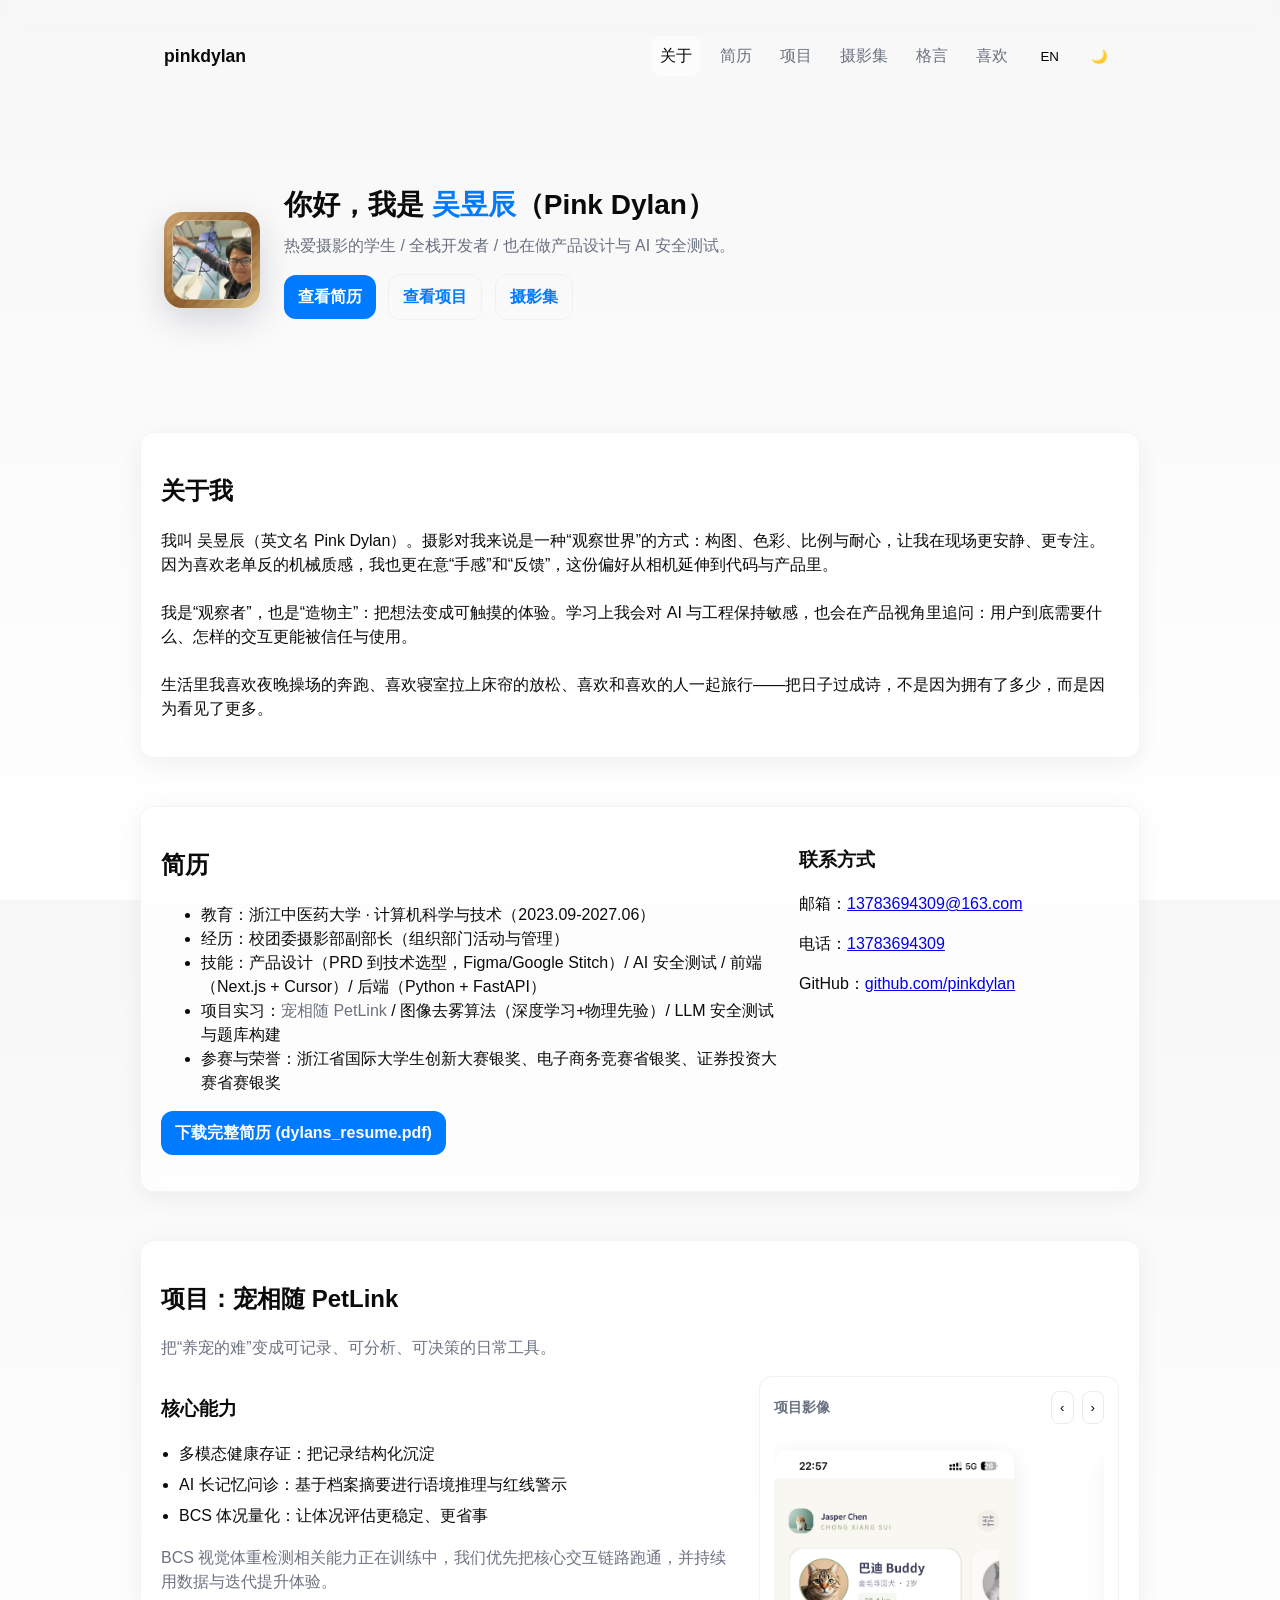
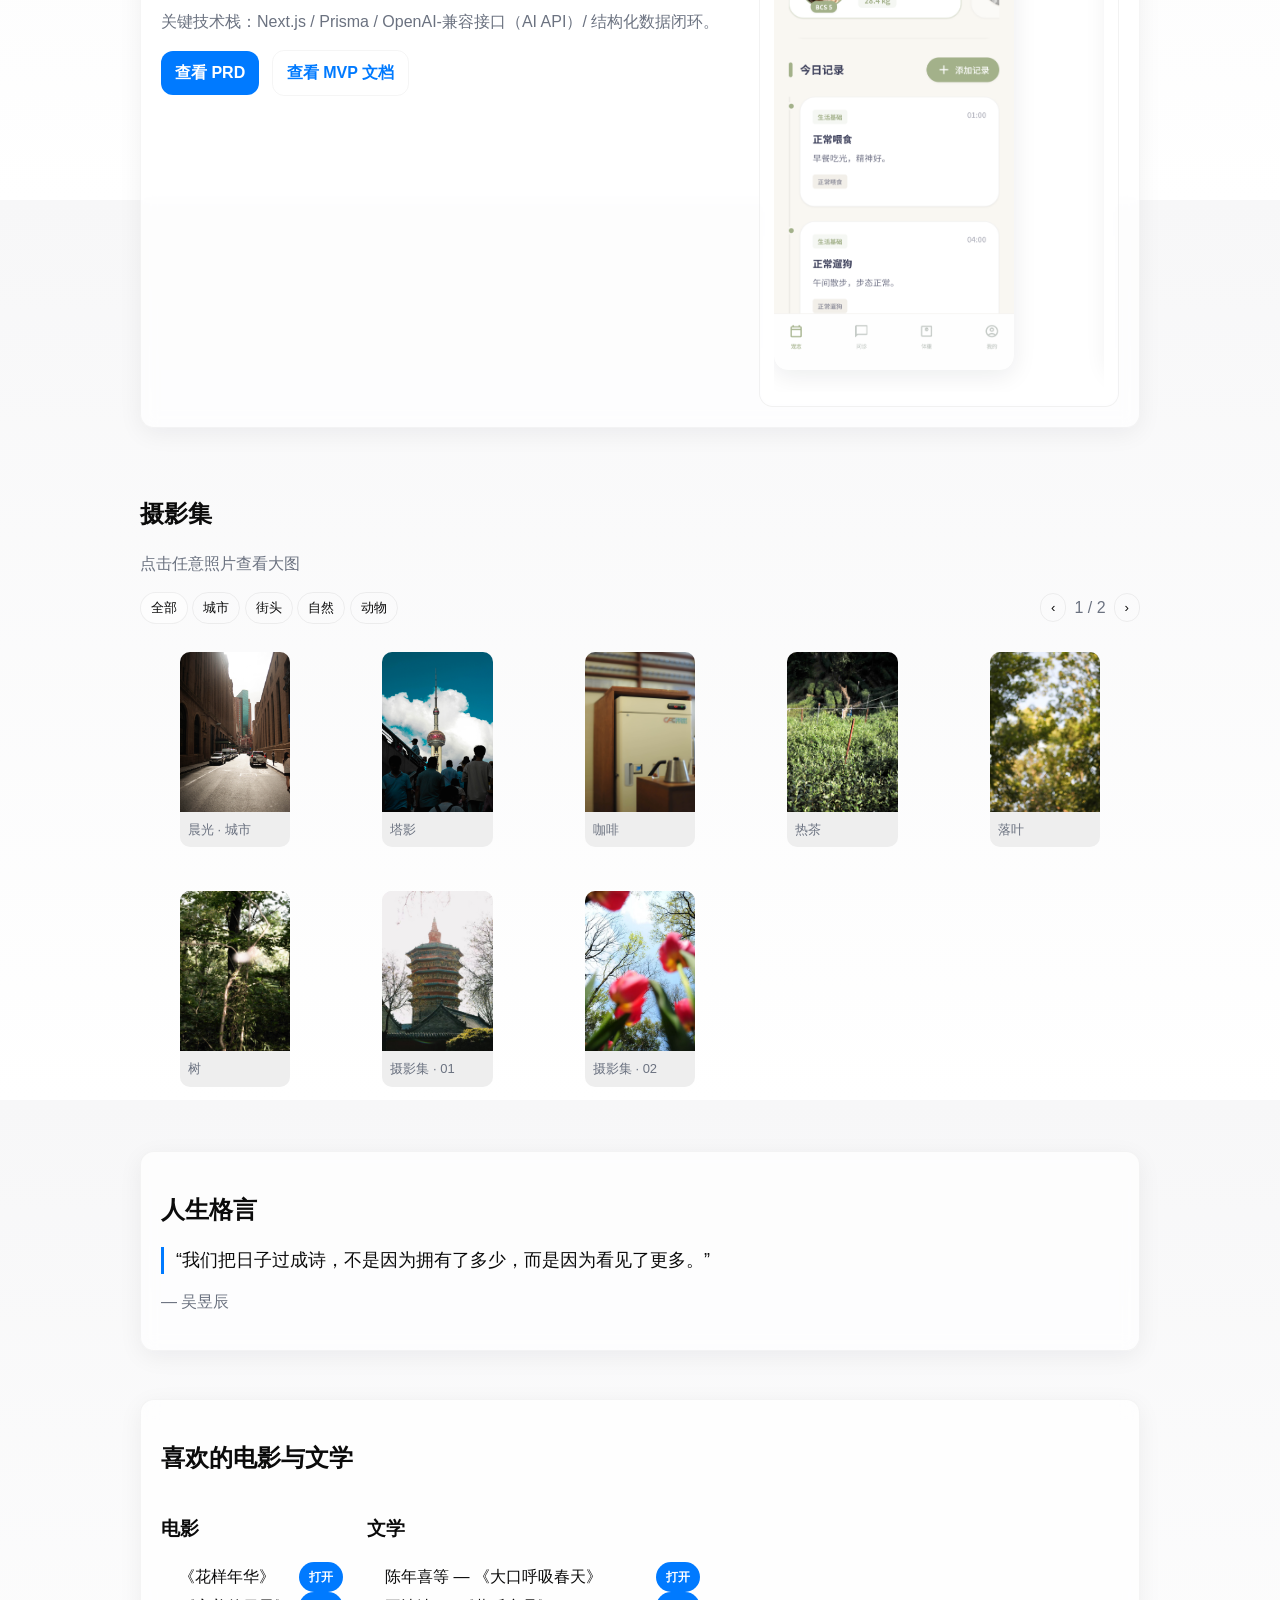
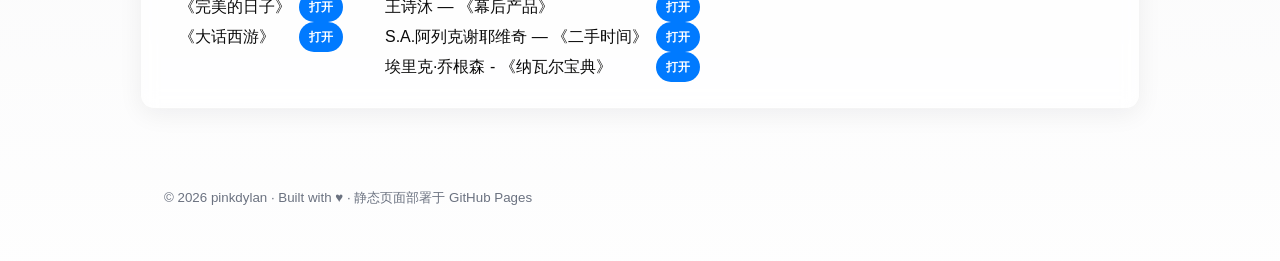
<file: docs/index.html>
<!--
Project: pinkdylan GitHub Pages (静态站)
包含文件:
  - index.html
  - styles.css
  - scripts.js

说明: 这些文件按苹果风格（简洁、留白、模糊卡片）设计，适合放到仓库根目录并直接启用 GitHub Pages（使用 main 分支或 gh-pages 分支并选择 root）。

复制每个代码块到对应文件后，提交到 GitHub 并启用 Pages 即可。
-->

<!-- FILE: index.html -->
<!doctype html>
<html lang="zh-CN">
<head>
  <meta charset="utf-8" />
  <meta name="viewport" content="width=device-width, initial-scale=1" />
  <title>pinkdylan — 个人主页</title>
  <meta name="description" content="pinkdylan 的个人主页：关于我 / 简历 / 宠相随 PetLink / 个人作品集（摄影）/ 人生格言 / 喜欢的电影与文学" />
  <link rel="stylesheet" href="styles.css">
</head>
<body>
  <header class="topbar">
    <div class="container">
      <div class="brand">pinkdylan</div>
      <nav class="nav">
        <a href="#about" data-i18n="nav.about">关于</a>
        <a href="#resume" data-i18n="nav.resume">简历</a>
        <a href="#project" data-i18n="nav.project">项目</a>
        <a href="#photo" data-i18n="nav.photo">摄影</a>
        <a href="#quotes" data-i18n="nav.quotes">格言</a>
        <a href="#favorites" data-i18n="nav.favorites">喜欢</a>
      </nav>
      <button id="langToggle" class="icon-btn" aria-label="切换语言">EN</button>
      <button id="themeToggle" class="icon-btn" aria-label="切换浅色/深色">🌙</button>
    </div>
  </header>

  <main>
    <section class="hero">
      <div class="container hero-inner">
        <div class="avatar-frame" role="img" aria-label="Pink Dylan 照片">
          <img class="avatar-img" src="selfie.jpg" alt="Pink Dylan" />
        </div>
        <div class="hero-text">
          <h1 data-i18n="hero.title">你好，我是 <span class="accent">吴昱辰</span>（Pink Dylan）</h1>
          <p class="lead" data-i18n="hero.lead">热爱摄影的学生 / 全栈开发者 / 也在做产品设计与 AI 安全测试。</p>
          <p class="ctas">
            <a class="btn" href="#resume" data-i18n="hero.ctaResume">查看简历</a>
            <a class="btn ghost" href="#project" data-i18n="hero.ctaProject">查看项目</a>
            <a class="btn ghost" href="#photo" data-i18n="hero.ctaPhotos">摄影集</a>
          </p>
        </div>
      </div>
    </section>

    <section id="about" class="card-section container">
      <div class="card">
        <h2 data-i18n="about.title">关于我</h2>
        <p data-i18n="about.body">我叫 吴昱辰（英文名 Pink Dylan）。摄影对我来说是一种“观察世界”的方式：构图、色彩、比例与耐心，让我在现场更安静、更专注。因为喜欢老单反的机械质感，我也更在意“手感”和“反馈”，这份偏好从相机延伸到代码与产品里。
          <br><br>
          我是“观察者”，也是“造物主”：把想法变成可触摸的体验。学习上我会对 AI 与工程保持敏感，也会在产品视角里追问：用户到底需要什么、怎样的交互更能被信任与使用。
          <br><br>
          生活里我喜欢夜晚操场的奔跑、喜欢寝室拉上床帘的放松、喜欢和喜欢的人一起旅行——把日子过成诗，不是因为拥有了多少，而是因为看见了更多。</p>
      </div>
    </section>

    <section id="resume" class="card-section container">
      <div class="card grid-2">
        <div>
          <h2 data-i18n="resume.title">简历</h2>
          <ul>
            <li data-i18n="resume.edu">教育：浙江中医药大学 · 计算机科学与技术（2023.09-2027.06）</li>
            <li data-i18n="resume.role">经历：校团委摄影部副部长（组织部门活动与管理）</li>
            <li data-i18n="resume.skills">技能：产品设计（PRD 到技术选型，Figma/Google Stitch）/ AI 安全测试 / 前端（Next.js + Cursor）/ 后端（Python + FastAPI）</li>
            <li data-i18n="resume.projects">项目实习：<span class="muted">宠相随 PetLink</span> / 图像去雾算法（深度学习+物理先验）/ LLM 安全测试与题库构建</li>
            <li data-i18n="resume.awards">参赛与荣誉：浙江省国际大学生创新大赛银奖、电子商务竞赛省银奖、证券投资大赛省赛银奖</li>
          </ul>
          <p><a class="btn" href="dylans_resume.pdf" target="_blank" rel="noopener" data-i18n="resume.download">下载完整简历 (resume.pdf)</a></p>
        </div>
        <div>
          <h3 data-i18n="resume.contact">联系方式</h3>
          <p><span data-i18n="resume.email">邮箱：</span><a href="mailto:13783694309@163.com">13783694309@163.com</a></p>
          <p><span data-i18n="resume.phone">电话：</span><a href="tel:13783694309">13783694309</a></p>
          <p><span data-i18n="resume.github">GitHub：</span><a href="https://github.com/pinkdylan" target="_blank" rel="noopener">github.com/pinkdylan</a></p>
        </div>
      </div>
    </section>

    <section id="project" class="card-section container">
      <div class="card">
        <h2 data-i18n="project.title">项目：宠相随 PetLink</h2>
        <p class="muted" data-i18n="project.subtitle">把“养宠的难”变成可记录、可分析、可决策的日常工具。</p>
        <div class="project-grid">
          <div>
            <h3 data-i18n="project.featureTitle">核心能力</h3>
            <ul class="bullets">
              <li data-i18n="project.feature1">多模态健康存证：把记录结构化沉淀</li>
              <li data-i18n="project.feature2">AI 长记忆问诊：基于档案摘要进行语境推理与红线警示</li>
              <li data-i18n="project.feature3">BCS 体况量化：让体况评估更稳定、更省事</li>
            </ul>
            <p class="muted" data-i18n="project.currentText">BCS 视觉体重检测相关能力正在训练中，我们优先把核心交互链路跑通，并持续用数据与迭代提升体验。</p>
            <p class="muted" data-i18n="project.tech">关键技术栈：Next.js / Prisma / OpenAI-兼容接口（AI API）/ 结构化数据闭环。</p>
            <p>
              <a class="btn" href="petlinkPRD.md" target="_blank" rel="noopener" data-i18n="project.prd">查看 PRD</a>
              <a class="btn ghost" href="petlink_mvp1.0.md" target="_blank" rel="noopener" data-i18n="project.mvp">查看 MVP 文档</a>
            </p>
          </div>

          <div class="film-wrap">
            <div class="film-header">
              <h3 class="film-title" data-i18n="project.photosTitle">项目影像</h3>
              <div class="film-buttons">
                <button id="petlinkPrev" class="icon-btn film-btn" aria-label="上一张">‹</button>
                <button id="petlinkNext" class="icon-btn film-btn" aria-label="下一张">›</button>
              </div>
            </div>
            <div id="petlinkScroller" class="film-scroller" aria-label="PetLink 图片滑动"></div>
            <p id="petlinkEmpty" class="muted film-empty" data-i18n="project.petlinkEmpty">把 PetLink 图片放到 `petlink_photo` 里后，会自动出现在这里。</p>
          </div>
        </div>
      </div>
    </section>

    <section id="photo" class="card-section container">
      <h2 data-i18n="photo.title">摄影集</h2>
      <p class="muted" data-i18n="photo.hint">点击任意照片查看大图</p>
      <div class="photo-controls">
        <div class="filters">
          <button class="chip active" data-filter="all" data-i18n="photo.filter.all">全部</button>
          <button class="chip" data-filter="city" data-i18n="photo.filter.city">城市</button>
          <button class="chip" data-filter="street" data-i18n="photo.filter.street">街头</button>
          <button class="chip" data-filter="nature" data-i18n="photo.filter.nature">自然</button>
          <button class="chip" data-filter="animal" data-i18n="photo.filter.animal">动物</button>
        </div>
        <div class="pager">
          <button id="prevPage" class="chip" aria-label="Prev">‹</button>
          <span id="pageInfo" class="muted">1 / 1</span>
          <button id="nextPage" class="chip" aria-label="Next">›</button>
        </div>
      </div>
      <div class="photo-grid" id="photoGrid"></div>
    </section>

    <section id="quotes" class="card-section container">
      <div class="card">
        <h2 data-i18n="quotes.title">人生格言</h2>
        <blockquote class="quote">“我们把日子过成诗，不是因为拥有了多少，而是因为看见了更多。”</blockquote>
        <p class="muted" data-i18n="quotes.by">— 吴昱辰</p>
      </div>
    </section>

    <section id="favorites" class="card-section container">
      <div class="card">
        <h2 data-i18n="favorites.title">喜欢的电影与文学</h2>
        <div class="favorites-list">
          <div>
            <h3 data-i18n="favorites.movies">电影</h3>
            <ul>
              <li>
                <span class="title" data-i18n="favorites.m1">《花样年华》</span>
                <a class="btn small" href="https://movie.douban.com/subject/1291557/" target="_blank" rel="noopener" data-i18n="open">打开</a>
              </li>
              <li>
                <span class="title" data-i18n="favorites.m2">《完美的日子》</span>
                <a class="btn small" href="https://movie.douban.com/subject/36536325/" target="_blank" rel="noopener" data-i18n="open">打开</a>
              </li>
              <li>
                <span class="title" data-i18n="favorites.m3">《大话西游》</span>
                <a class="btn small" href="https://movie.douban.com/subject/1292213/" target="_blank" rel="noopener" data-i18n="open">打开</a>
              </li>
            </ul>
          </div>
          <div>
            <h3 data-i18n="favorites.books">文学</h3>
            <ul>
              <li>
                <span class="title" data-i18n="favorites.b1">陈年喜等 — 《大口呼吸春天》</span>
                <a class="btn small" href="https://search.douban.com/book/subject_search?search_text=%E5%A4%A7%E5%8F%A3%E5%91%BC%E5%90%B8%E6%98%A5%E5%A4%A9" target="_blank" rel="noopener" data-i18n="open">打开</a>
              </li>
              <li>
                <span class="title" data-i18n="favorites.b2">王诗沐 — 《幕后产品》</span>
                <a class="btn small" href="https://search.douban.com/book/subject_search?search_text=%E5%B9%95%E5%90%8E%E4%BA%A7%E5%93%81" target="_blank" rel="noopener" data-i18n="open">打开</a>
              </li>
              <li>
                <span class="title" data-i18n="favorites.b3">S.A.阿列克谢耶维奇 — 《二手时间》</span>
                <a class="btn small" href="https://search.douban.com/book/subject_search?search_text=%E4%BA%8C%E6%89%8B%E6%97%B6%E9%97%B4" target="_blank" rel="noopener" data-i18n="open">打开</a>
              </li>
              <li>
                <span class="title" data-i18n="favorites.b4">埃里克·乔根森 - 《纳瓦尔宝典》</span>
                <a class="btn small" href="https://search.douban.com/book/subject_search?search_text=%E7%BA%B3%E7%93%A6%E5%B0%94%E5%AE%9D%E5%85%B8" target="_blank" rel="noopener" data-i18n="open">打开</a>
              </li>
            </ul>
          </div>
        </div>
      </div>
    </section>

  </main>

  <footer class="site-footer">
    <div class="container">
      <small>© <span id="year"></span> pinkdylan · Built with ♥ · 静态页面部署于 GitHub Pages</small>
    </div>
  </footer>

  <!-- Lightbox -->
  <div id="lightbox" class="lightbox" aria-hidden="true">
    <button id="lbClose" class="lb-close" aria-label="关闭">✕</button>
    <img id="lbImage" alt="大图" />
    <p id="lbCaption" class="lb-caption"></p>
  </div>

  <script src="scripts.js"></script>
</body>
</html>
</file>
<file: docs/styles.css>
:root{
  --bg: #f7f7f8;
  --card: rgba(255,255,255,0.7);
  --text: #0b0b0b;
  --muted: #6b7280;
  --accent: #007aff;
  --glass: rgba(255,255,255,0.6);
}

/* Dark theme vars */
:root.dark{
  --bg: #0b0b0e;
  --card: rgba(20,20,22,0.6);
  --text: #f2f2f3;
  --muted: #9ca3af;
  --accent: #0a84ff;
  --glass: rgba(255,255,255,0.04);
}

*{box-sizing:border-box}
html,body{height:100%}
body{
  margin:0;
  font-family: -apple-system, BlinkMacSystemFont, "Segoe UI", Roboto, "Helvetica Neue", Arial;
  background:linear-gradient(180deg,var(--bg), #ffffff);
  color:var(--text);
  -webkit-font-smoothing:antialiased;
  -moz-osx-font-smoothing:grayscale;
  line-height:1.5;
}
.container{max-width:1000px;margin:0 auto;padding:24px}
.topbar{backdrop-filter: blur(8px);position:sticky;top:0;background:transparent;padding:12px 0;z-index:50}
.topbar .container{display:flex;align-items:center;gap:16px}
.brand{font-weight:700;font-size:1.1rem}
.nav{margin-left:auto;display:flex;gap:12px}
.nav a{color:var(--muted);text-decoration:none;padding:8px;border-radius:8px}
.nav a.active{color:var(--text);background:var(--glass)}
.nav a:hover{color:var(--text);background:var(--glass)}
.icon-btn{background:transparent;border:0;padding:8px;border-radius:8px;cursor:pointer}

.hero{padding:48px 0}
.hero-inner{display:flex;gap:24px;align-items:center}
.avatar{width:96px;height:96px;border-radius:18px;background:linear-gradient(135deg,var(--accent),#a6c8ff);display:flex;align-items:center;justify-content:center;font-weight:700;color:white;font-size:28px;box-shadow:0 8px 24px rgba(0,0,0,0.08)}
.avatar-frame{
  width:96px;
  height:96px;
  border-radius:18px;
  padding:8px;
  background:linear-gradient(135deg, #caa06a, #8a5a2b 55%, #e0c68b);
  box-shadow:0 12px 34px rgba(16,24,40,0.16);
  position:relative;
}
.avatar-frame::before{
  content:'';
  position:absolute;
  inset:3px;
  border-radius:15px;
  background:
    linear-gradient(90deg, rgba(255,255,255,0.10), rgba(255,255,255,0) 35%),
    repeating-linear-gradient(135deg, rgba(0,0,0,0.06) 0 4px, rgba(255,255,255,0.03) 4px 8px);
  mix-blend-mode:overlay;
  pointer-events:none;
}
.avatar-img{
  width:100%;
  height:100%;
  border-radius:14px;
  object-fit:cover;
  display:block;
  border:1px solid rgba(255,255,255,0.35);
  box-shadow: inset 0 0 0 1px rgba(0,0,0,0.06);
  position:relative;
  z-index:1;
}
.hero-text h1{margin:0;font-size:28px}
.lead{color:var(--muted);margin-top:8px}
.btn{display:inline-block;padding:10px 14px;border-radius:12px;text-decoration:none;background:var(--accent);color:white;font-weight:600;margin-right:8px}
.btn.ghost{background:transparent;color:var(--accent);border:1px solid rgba(10,10,10,0.04)}
.btn.small{padding:6px 10px;font-size:12px;border-radius:999px;margin-right:0}

.card-section{padding:24px 0}
.card{background:var(--card);border-radius:14px;padding:20px;box-shadow:0 6px 24px rgba(16,24,40,0.06);border:1px solid rgba(10,10,10,0.04);backdrop-filter: blur(8px)}
.grid-2{display:grid;grid-template-columns:1fr 320px;gap:20px}
.muted{color:var(--muted)}
.photo-grid{display:grid;grid-template-columns:repeat(auto-fit,minmax(180px,1fr));gap:12px;margin-top:12px}
.photo-item{border-radius:10px;overflow:hidden;background:#eee;transition:transform .18s ease, box-shadow .18s ease}
.photo-item:hover{transform:translateY(-2px);box-shadow:0 14px 40px rgba(16,24,40,0.12)}
.photo-item img{width:100%;height:160px;object-fit:cover;display:block}
.photo-item figcaption{padding:8px;font-size:13px;color:var(--muted)}
.photo-controls{display:flex;align-items:center;justify-content:space-between;gap:12px;margin-top:8px;margin-bottom:8px}
.chip{border:1px solid rgba(10,10,10,0.06);background:transparent;color:var(--text);border-radius:999px;padding:6px 10px;cursor:pointer}
.chip.active{background:var(--glass)}
.pager{display:flex;align-items:center;gap:8px}
.quote{font-size:18px;margin:8px 0;padding-left:12px;border-left:3px solid var(--accent);color:var(--text)}
.favorites-list{display:flex;gap:24px}
.favorites-list ul{margin:6px 0;padding-left:18px}
.favorites-list li{display:flex;align-items:center;justify-content:space-between;gap:8px}
.favorites-list li .title{flex:1;min-width:0}
.site-footer{padding:28px 0;color:var(--muted)}

/* PetLink film strip slider + project layout */
.project-grid{display:grid;grid-template-columns:1fr 360px;gap:20px;align-items:start}
.bullets{margin:10px 0 18px;padding-left:18px}
.bullets li{margin:7px 0}
.film-wrap{border-radius:14px;padding:14px;background:rgba(255,255,255,0.22);border:1px solid rgba(10,10,10,0.05);backdrop-filter: blur(8px)}
.film-header{display:flex;align-items:center;justify-content:space-between;gap:12px;margin-bottom:10px}
.film-title{margin:0;font-size:14px;font-weight:700;color:var(--muted)}
.film-buttons{display:flex;gap:8px}
.film-btn{border:1px solid rgba(10,10,10,0.08)}
.film-scroller{display:flex;gap:14px;overflow-x:auto;scroll-snap-type:x mandatory;padding-bottom:6px;align-items:flex-start}
.film-scroller::-webkit-scrollbar{height:8px}
.film-scroller::-webkit-scrollbar-thumb{background:rgba(0,0,0,0.16);border-radius:999px}
.film-scroller::-webkit-scrollbar-track{background:transparent}
.film-slide{position:relative;flex:0 0 240px;scroll-snap-align:start;border-radius:14px;overflow:hidden;background:#eee;box-shadow:0 6px 24px rgba(16,24,40,0.08);transition:transform .18s ease}
.film-slide a{display:block}
.film-slide img{width:100%;height:auto;object-fit:contain;display:block}
.film-slide:hover{transform:translateY(-2px)}
.film-empty{margin:10px 0 0;font-size:13px}

/* Lightbox */
.lightbox{position:fixed;inset:0;display:flex;align-items:center;justify-content:center;background:rgba(2,6,23,0.6);opacity:0;pointer-events:none;transition:opacity .22s}
.lightbox.show{opacity:1;pointer-events:auto}
.lb-close{position:absolute;top:24px;right:24px;background:transparent;border:0;color:white;font-size:20px}
.lb-caption{color:white;margin-top:12px}
#lbImage{max-width:90vw;max-height:80vh;border-radius:12px;box-shadow:0 20px 60px rgba(0,0,0,0.6)}

/* responsive */
@media (max-width:760px){
  .grid-2{grid-template-columns:1fr}
  .project-grid{grid-template-columns:1fr}
  .hero-inner{flex-direction:row}
  .avatar{width:72px;height:72px;border-radius:12px}
  .avatar-frame{width:72px;height:72px;border-radius:12px;padding:6px}
  .avatar-img{border-radius:10px}
  .photo-controls{flex-direction:column;align-items:flex-start}
}

/* small tweaks */
.accent{color:var(--accent)}


/* accessible focus styles */
a:focus,button:focus{outline:3px solid rgba(0,122,255,0.18);outline-offset:3px}
</file>
